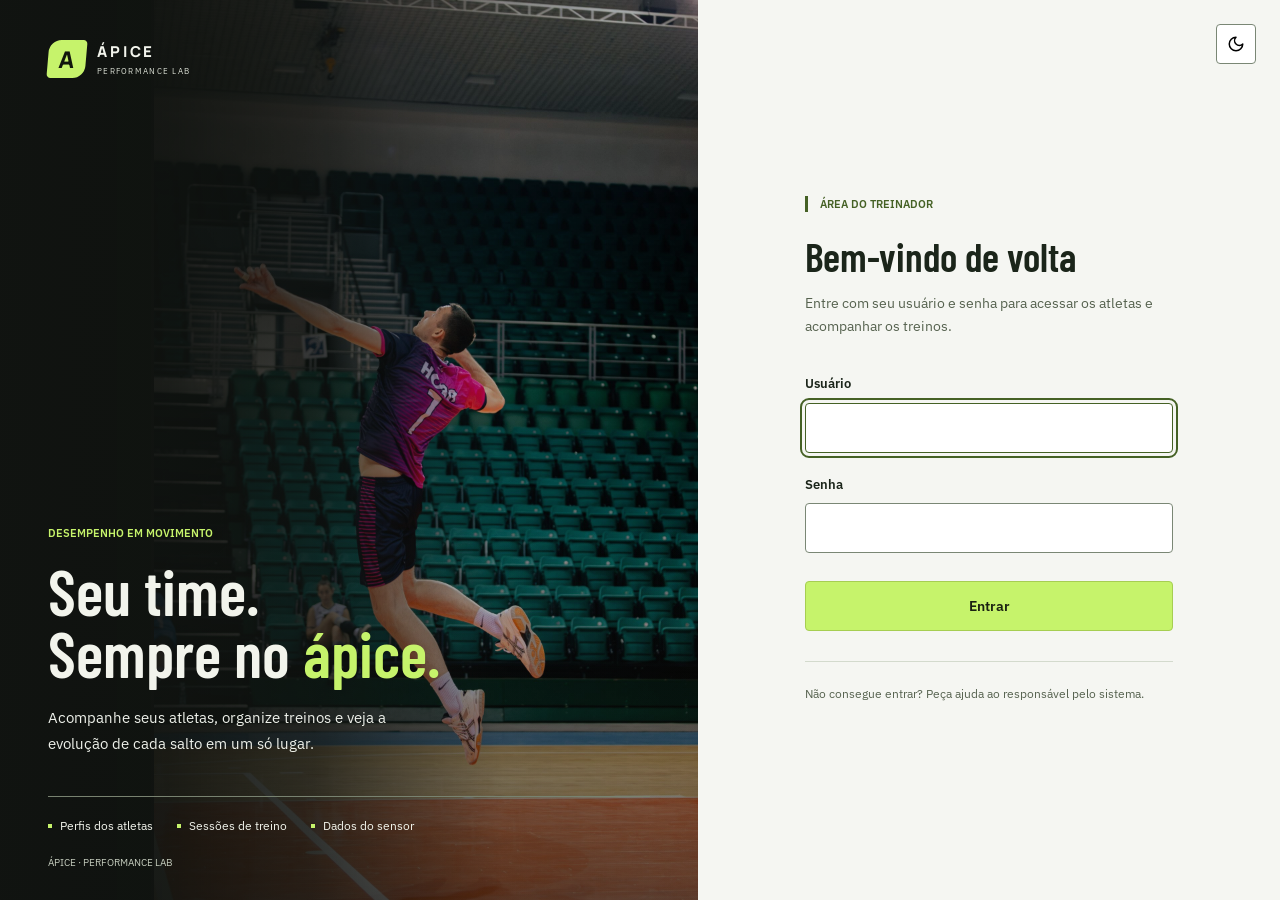
<file: front-end/index.html>
<!doctype html>
<html lang="pt-BR">
  <head>
    <meta charset="utf-8">
    <meta name="viewport" content="width=device-width, initial-scale=1">
    <meta name="theme-color" content="#101310">
    <meta name="description" content="Ápice — plataforma de acompanhamento de desempenho e captações esportivas.">
    <title>Ápice — desempenho em movimento</title>
    <link rel="preconnect" href="https://fonts.googleapis.com">
    <link rel="preconnect" href="https://fonts.gstatic.com" crossorigin>
    <link href="https://fonts.googleapis.com/css2?family=Barlow+Condensed:wght@500;600;700&family=IBM+Plex+Sans:wght@400;500;600;700&family=Manrope:wght@800&display=swap" rel="stylesheet">
    <script src="assets/js/theme.js"></script>
    <link rel="stylesheet" href="assets/css/styles.css">
    <script src="assets/js/app.js" defer></script>
  </head>
  <body data-page="inicio">
    <div class="app-shell">
      <aside class="sidebar">
        <a class="brand" href="index.html" aria-label="Ápice, página inicial">
          <span class="brand-mark" aria-hidden="true">A</span>
          <span class="brand-copy"><strong>ÁPICE</strong><small>PERFORMANCE LAB</small></span>
        </a>

        <div class="nav-caption">PLATAFORMA</div>
        <nav class="main-nav" aria-label="Navegação principal">
          <a class="nav-link active" href="index.html" data-view="inicio"><span class="nav-icon">▦</span>Visão geral</a>
          <a class="nav-link" href="pages/atletas.html" data-view="atletas"><span class="nav-icon">♙</span>Atletas<span class="nav-count" id="nav-athlete-count">0</span></a>
          <a class="nav-link" href="pages/sessoes.html" data-view="sessoes"><span class="nav-icon">◷</span>Sessões</a>
          <a class="nav-link" href="pages/captacoes.html" data-view="captacoes"><span class="nav-icon">⌁</span>Captações<span class="nav-live-dot"></span></a>
        </nav>

        <div class="sidebar-bottom">
          <div class="device-card">
            <div class="device-card-top"><span class="device-icon">⌁</span><span id="device-indicator" class="status-dot"></span></div>
            <strong>E</strong>
            <span id="device-status">Aguardando conexão</span>
            <span class="field-hint">Conexão automática ativa</span>
          </div>
          <div class="sidebar-foot"><span>ÁPICE</span><span>v1.0</span></div>
        </div>
      </aside>

      <main class="main-area">
        <header class="topbar">
          <div class="breadcrumbs"><span>ÁPICE</span><span class="crumb-separator">/</span><strong id="current-section">Visão geral</strong></div>
          <div class="topbar-actions">
            <span class="sync-label"><span class="status-dot" id="sync-dot"></span><span id="sync-text">Conectando ao Ápice</span></span>
            <button class="icon-button" data-action="refresh" aria-label="Atualizar dados" title="Atualizar dados">↻</button>
            <button class="button small ghost" data-action="logout">Sair</button>
          </div>
        </header>

        <div id="notice-region" class="notice-region" aria-live="polite"></div>
        <section id="page-content" class="page-content" aria-live="polite"></section>
      </main>
    </div>

    <dialog id="modal" class="modal">
      <form id="modal-form" method="dialog">
        <div id="modal-content"></div>
      </form>
    </dialog>
    <div id="toast-region" class="toast-region" aria-live="polite" aria-atomic="true"></div>
  </body>
</html>
</file>
<file: front-end/assets/css/styles.css>
:root {
  color-scheme: light;
  --bg: #f5f6f2;
  --panel: #ffffff;
  --panel-soft: #edf1e7;
  --panel-raised: #ffffff;
  --line: #d3dacd;
  --text: #1b251a;
  --muted: #56624f;
  --subtle: #64705d;
  --lime: #c6f36b;
  --lime-dark: #456125;
  --orange: #925025;
  --red: #a23429;
  --green: #416526;
  --control-border: #7a8775;
  --hover: #edf2e5;
  --active: #dce8cc;
  --disabled-bg: #e2e8da;
  --disabled-text: #536049;
  --disabled-border: #b9c4b0;
  --danger-bg: #fff5f2;
  --danger-hover: #ffe5df;
  --danger-border: #c58a80;
  --warning-bg: #faeee1;
  --chart-fill: #eaf3dd;
  --font-ui: "IBM Plex Sans", sans-serif;
  --font-display: "Barlow Condensed", sans-serif;
  --radius: 4px;
  --motion: 160ms ease;
  font-family: var(--font-ui);
  font-size: 14px;
  line-height: 1.5;
  font-synthesis: none;
  text-rendering: optimizeLegibility;
}

:root[data-theme="dark"] {
  color-scheme: dark;
  --bg: #101310;
  --panel: #181e18;
  --panel-soft: #20291e;
  --panel-raised: #222a20;
  --line: #394235;
  --text: #f2f4ec;
  --muted: #b4bfab;
  --subtle: #9caa92;
  --lime-dark: #c6f36b;
  --orange: #f1c39d;
  --red: #ffaca2;
  --green: #c6f36b;
  --control-border: #78856f;
  --hover: #2a3524;
  --active: #34402c;
  --disabled-bg: #293324;
  --disabled-text: #a9b6a0;
  --disabled-border: #536049;
  --danger-bg: #32211e;
  --danger-hover: #452925;
  --danger-border: #a46257;
  --warning-bg: #30261e;
  --chart-fill: #293c20;
}

* { box-sizing: border-box; }
body { margin: 0; min-width: 320px; min-height: 100vh; color: var(--text); background: var(--bg); }
:root.theme-changing *, :root.theme-changing *::before, :root.theme-changing *::after { transition: none !important; }
button, input, select, textarea { font: inherit; }
button { color: inherit; }
button:focus-visible, a:focus-visible, input:focus-visible, select:focus-visible, textarea:focus-visible { outline: 3px solid var(--lime-dark); outline-offset: 3px; }
button:disabled { color: var(--disabled-text); border-color: var(--disabled-border); background: var(--disabled-bg); cursor: wait; }
.app-shell { min-height: 100vh; }
body.is-loading { overflow: hidden; }
.loading-screen {
  position: fixed;
  inset: 0;
  z-index: 1000;
  display: grid;
  place-items: center;
  min-width: 320px;
  padding: 32px 24px;
  overflow-y: auto;
  background: radial-gradient(ellipse at 50% 42%, var(--panel-soft), transparent 65%),
    repeating-linear-gradient(90deg, transparent 0 79px, var(--line) 79px 80px), var(--bg);
  opacity: 1;
  transition: opacity 320ms ease;
}
.loading-screen.is-leaving { opacity: 0; pointer-events: none; }
.loading-screen-content { width: min(100%, 400px); margin: auto; text-align: center; animation: loading-reveal 600ms ease both; }
.loading-brand { width: 64px; height: 64px; margin: 0 auto 24px; border-radius: 20px 6px 20px 6px; font-size: 40px; box-shadow: 0 0 60px #c6f36b26; }
.loading-wordmark { display: block; padding-left: .18em; font: 800 clamp(38px, 8vw, 52px)/1.2 Manrope, sans-serif; letter-spacing: .18em; }
.loading-tagline { display: block; margin-top: 12px; color: var(--muted); font-size: 10px; font-weight: 600; letter-spacing: .23em; }
.loading-trajectory { display: block; width: min(100%, 320px); margin: 36px auto 24px; overflow: visible; fill: none; }
.loading-baseline { stroke: var(--line); stroke-width: 1; }
.loading-arc-track { stroke: var(--line); stroke-width: 2; stroke-dasharray: 3 7; }
.loading-arc { stroke: var(--lime-dark); stroke-width: 3; stroke-linecap: round; stroke-dasharray: .28 .72; animation: loading-jump 1800ms ease-in-out infinite; }
.loading-apex { fill: var(--lime-dark); transform-box: fill-box; transform-origin: center; animation: loading-apex 1800ms ease-in-out infinite; }
.loading-heading { margin: 0 0 10px; font: 600 clamp(24px, 5vw, 30px)/1.2 var(--font-display); }
.loading-caption { display: inline-flex; align-items: center; gap: 10px; color: var(--muted); font-size: 12px; }
.loading-dots { display: inline-flex; gap: 4px; }
.loading-dots i { width: 3px; height: 3px; border-radius: 50%; background: currentColor; animation: loading-dot 1200ms ease-in-out infinite; }
.loading-dots i:nth-child(2) { animation-delay: 150ms; }
.loading-dots i:nth-child(3) { animation-delay: 300ms; }
@keyframes loading-reveal { from { opacity: 0; transform: translateY(12px); } to { opacity: 1; transform: translateY(0); } }
@keyframes loading-jump { from { stroke-dashoffset: .28; } to { stroke-dashoffset: -.72; } }
@keyframes loading-apex { 0%, 100% { opacity: .35; transform: scale(.7); } 50% { opacity: 1; transform: scale(1.2); } }
@keyframes loading-dot { 0%, 80%, 100% { opacity: .3; } 40% { opacity: 1; } }
.sidebar { width: 236px; position: fixed; inset: 0 auto 0 0; z-index: 5; display: flex; flex-direction: column; padding: 32px 20px 22px; overflow-y: auto; background: #101310; color: #f2f4ec; color-scheme: dark; }
.brand { display: flex; align-items: center; gap: 11px; color: inherit; text-decoration: none; }
.brand-mark { display: grid; width: 38px; height: 38px; place-items: center; color: #11160c; background: var(--lime); border-radius: 12px 4px 12px 4px; font-family: Manrope, sans-serif; font-size: 23px; font-weight: 800; transform: skew(-5deg); }
.brand-copy { display: grid; gap: 3px; }
.brand-copy strong { font: 800 15px Manrope, sans-serif; letter-spacing: .19em; }
.brand-copy small { color: #b8c2b0; font-size: 8px; letter-spacing: .16em; }
.sidebar a:focus-visible { outline-color: var(--lime); }
.nav-caption { margin: 48px 12px 14px; color: #a8b39f; font-size: 10px; font-weight: 500; }
.main-nav { display: grid; gap: 6px; }
.nav-link { display: flex; align-items: center; gap: 12px; min-width: 0; min-height: 46px; padding: 11px 12px; color: #c6cebf; border-left: 2px solid transparent; border-radius: 0; background: transparent; text-align: left; font-size: 13px; text-decoration: none; cursor: pointer; transition: color var(--motion), background-color var(--motion); }
.nav-link:hover { color: #f2f4ec; background: #20281c; }
.nav-link.active { color: var(--lime); border-left-color: var(--lime); background: #252e1c; }
.nav-icon { width: 20px; flex: 0 0 20px; font-size: 20px; line-height: 1; text-align: center; }
.nav-count { min-width: 24px; margin-left: auto; padding: 2px 6px; color: #e2e9d9; border-radius: 3px; background: #333e2b; font-size: 11px; text-align: center; }
.nav-live-dot { width: 6px; height: 6px; margin-left: auto; border-radius: 50%; background: #9ca991; }
.nav-live-dot.live { background: var(--lime); }
.sidebar-bottom { margin-top: auto; padding-top: 48px; }
.device-card { padding: 20px 0 0; border-top: 1px solid #424b3b; }
.device-card-top { display: flex; align-items: center; justify-content: space-between; margin-bottom: 12px; }
.device-icon { display: grid; width: 30px; height: 30px; place-items: center; color: var(--lime); font-size: 24px; }
.device-card strong { display: block; font-size: 12px; font-weight: 500; }
.device-card > span { display: block; margin-top: 6px; color: #bac4b2; font-size: 11px; }
.status-dot { display: inline-block; width: 7px; height: 7px; flex: 0 0 7px; border-radius: 50%; background: #68785b; }
.status-dot.online { background: var(--green); }
.status-dot.error { background: var(--red); }
.sidebar .status-dot.online { background: var(--lime); }
.sidebar .status-dot.error { background: #f19b8f; }
.text-button { display: flex; justify-content: space-between; width: 100%; margin-top: 14px; padding: 12px 0 0; color: #d0d9c7; border: 0; border-top: 1px solid #424b3b; background: transparent; font-size: 12px; cursor: pointer; }
.text-button:hover { color: var(--lime); }
.sidebar-foot { display: flex; justify-content: space-between; margin-top: 28px; color: #a8b39f; font-size: 10px; }
.main-area { min-width: 0; min-height: 100vh; margin-left: 236px; }
.topbar { display: flex; align-items: center; justify-content: space-between; gap: 16px; min-height: 72px; padding: 14px 40px; border-bottom: 1px solid var(--line); background: var(--panel); }
.breadcrumbs { display: flex; align-items: center; gap: 12px; font-size: 13px; }
.breadcrumbs > span:first-child { color: var(--muted); font-size: 11px; }
.crumb-separator { color: var(--subtle); }
.breadcrumbs strong { font-weight: 500; }
.topbar-actions { display: flex; align-items: center; gap: 14px; }
.sync-label { display: flex; align-items: center; gap: 8px; color: var(--muted); font-size: 12px; }
.icon-button, .avatar-button { display: grid; place-items: center; border: 1px solid var(--control-border); background: transparent; cursor: pointer; transition: border-color var(--motion), background-color var(--motion); }
.icon-button { width: 40px; height: 40px; flex: 0 0 40px; border-radius: var(--radius); color: var(--text); font-size: 22px; }
.icon-button:hover { border-color: var(--lime-dark); background: var(--panel-soft); }
.theme-toggle { background: var(--panel-raised); }
.theme-icon { display: block; width: 18px; height: 18px; pointer-events: none; }
.theme-icon-sun { display: none; }
:root[data-theme="dark"] .theme-icon { filter: invert(1); }
:root[data-theme="dark"] .theme-icon-sun { display: block; }
:root[data-theme="dark"] .theme-icon-moon { display: none; }
.login-theme-toggle { position: absolute; top: 24px; right: 24px; z-index: 6; }
.avatar-button { width: 40px; height: 40px; border-radius: 50%; color: var(--lime-dark); background: var(--panel-soft); font-size: 12px; font-weight: 600; }
.page-content { max-width: 1520px; min-width: 0; margin: 0 auto; padding: 38px 40px 56px; }
.page-heading { display: flex; align-items: flex-end; justify-content: space-between; gap: 24px; margin-bottom: 32px; }
.page-heading > div:first-child { min-width: 0; }
.eyebrow { margin: 0 0 10px; color: var(--lime-dark); font-size: 11px; font-weight: 600; letter-spacing: 0; text-transform: uppercase; }
h1, h2, h3, p { margin-top: 0; }
h1 { margin-bottom: 10px; font: 600 38px/1.12 var(--font-display); letter-spacing: 0; overflow-wrap: anywhere; }
.page-description { max-width: 600px; margin-bottom: 0; color: var(--muted); font-size: 13px; line-height: 1.7; }
.heading-actions { display: flex; flex-wrap: wrap; align-items: center; justify-content: flex-end; gap: 10px; flex-shrink: 0; }
.button { display: inline-flex; align-items: center; justify-content: center; gap: 8px; min-height: 42px; padding: 9px 16px; border: 1px solid var(--control-border); border-radius: var(--radius); background: var(--panel); color: var(--text); font-size: 13px; font-weight: 500; line-height: 1.4; text-align: center; text-decoration: none; cursor: pointer; transition: border-color var(--motion), background-color var(--motion), color var(--motion); }
.button:hover { border-color: var(--lime-dark); background: var(--hover); }
.button:active { background: var(--active); }
.button.primary { border-color: var(--lime); background: var(--lime); color: #1a2112; }
.button.primary:hover { border-color: #a9d44d; background: #b9e85e; }
.button.primary:active { background: #a8d74e; }
.button.danger { color: var(--red); border-color: var(--danger-border); background: var(--danger-bg); }
.button.danger:hover { background: var(--danger-hover); }
.button.ghost { color: var(--lime-dark); background: transparent; border-color: var(--control-border); }
.button.ghost:hover { background: var(--hover); }
.button.small { min-height: 34px; padding: 6px 10px; font-size: 12px; }
.button:disabled { border-color: var(--disabled-border); color: var(--disabled-text); background: var(--disabled-bg); }
.metrics-grid { display: grid; grid-template-columns: repeat(4, minmax(0, 1fr)); gap: 0; margin-bottom: 32px; border-top: 1px solid var(--line); border-bottom: 1px solid var(--line); }
.metric-card { min-width: 0; min-height: 146px; padding: 22px; border-right: 1px solid var(--line); }
.metric-card:first-child { padding-left: 0; }
.metric-card:last-child { padding-right: 0; border-right: 0; }
.metric-top { display: flex; align-items: flex-start; justify-content: space-between; gap: 8px; color: var(--muted); font-size: 12px; }
.metric-icon { color: var(--lime-dark); font-size: 18px; line-height: 1; }
.metric-value { display: flex; flex-wrap: wrap; align-items: baseline; gap: 7px; margin-top: 12px; font: 600 36px/1.1 var(--font-display); font-variant-numeric: tabular-nums; }
.metric-value small { color: var(--muted); font: 400 12px var(--font-ui); }
.metric-note { margin-top: 7px; color: var(--muted); font-size: 11px; line-height: 1.55; }
.dashboard-grid { display: grid; grid-template-columns: minmax(0, 1.55fr) minmax(280px, 1fr); gap: 28px; }
.panel { min-width: 0; overflow: hidden; border: 0; border-radius: 0; background: var(--panel); }
.dashboard-grid > .panel:first-child { border-top: 3px solid var(--lime-dark); }
.dashboard-grid > .panel:last-child { background: var(--panel-soft); }
.panel-header { display: flex; flex-wrap: wrap; align-items: center; justify-content: space-between; gap: 12px; min-height: 74px; padding: 17px 20px; border-bottom: 1px solid var(--line); }
.panel-title { margin: 0; font: 600 15px/1.4 var(--font-ui); }
.panel-subtitle { margin: 5px 0 0; color: var(--muted); font-size: 11px; }
.panel-body { padding: 8px 20px; }
.chart-summary { display: flex; flex-wrap: wrap; align-items: baseline; gap: 8px; padding: 20px 20px 0; }
.chart-summary strong { font: 600 32px var(--font-display); font-variant-numeric: tabular-nums; }
.chart-summary span { color: var(--muted); font-size: 12px; }
.chart-wrap { height: 240px; padding: 8px 18px 20px; }
.chart-wrap svg { width: 100%; height: 100%; overflow: visible; }
.chart-gridline { stroke: var(--line); stroke-width: 1; stroke-dasharray: 3 5; }
.chart-label { fill: var(--muted); font: 11px var(--font-ui); }
.chart-line { fill: none; stroke: var(--lime-dark); stroke-width: 2.4; stroke-linecap: round; stroke-linejoin: round; }
.chart-area { fill: var(--chart-fill); }
.chart-point { fill: var(--lime); stroke: var(--lime-dark); stroke-width: 2; }
.chart-empty { display: grid; height: 100%; place-items: center; padding: 20px; color: var(--muted); font-size: 13px; line-height: 1.7; text-align: center; }
.recent-list { display: grid; }
.recent-item { display: grid; grid-template-columns: 28px minmax(0, 1fr) auto; align-items: center; gap: 10px; padding: 15px 0; border-bottom: 1px solid var(--line); }
.recent-item:last-child { border-bottom: 0; }
.recent-mark { display: grid; width: 28px; height: 28px; place-items: center; color: var(--lime-dark); font-size: 22px; }
.recent-name { overflow: hidden; font-size: 12px; font-weight: 500; text-overflow: ellipsis; white-space: nowrap; }
.recent-meta { margin-top: 4px; color: var(--muted); font-size: 11px; }
.recent-score { color: var(--lime-dark); font: 600 19px var(--font-display); white-space: nowrap; }
.section-row { display: flex; flex-wrap: wrap; align-items: center; justify-content: space-between; gap: 12px; margin: 32px 0 16px; }
.section-row h2 { margin: 0; font: 600 22px/1.2 var(--font-display); }
.section-row a, .inline-link { color: var(--lime-dark); font-size: 12px; font-weight: 500; text-decoration: none; text-underline-offset: 4px; cursor: pointer; }
.section-row a:hover, .inline-link:hover { text-decoration: underline; }
.athlete-cards { display: grid; grid-template-columns: repeat(3, minmax(0, 1fr)); gap: 16px; }
.athlete-card { display: block; min-width: 0; padding: 20px; color: inherit; border: 1px solid var(--line); border-radius: var(--radius); background: var(--panel); cursor: pointer; text-decoration: none; transition: border-color var(--motion), background-color var(--motion); }
.athlete-card:hover { border-color: var(--lime-dark); background: var(--hover); }
.athlete-card-top { display: flex; align-items: center; gap: 12px; }
.athlete-avatar { display: grid; width: 42px; height: 42px; flex: 0 0 42px; place-items: center; border-radius: 50%; color: var(--lime-dark); background: var(--panel-soft); font: 600 14px var(--font-ui); }
.athlete-name { overflow: hidden; margin: 0; font-size: 14px; font-weight: 600; text-overflow: ellipsis; white-space: nowrap; }
.athlete-meta { margin: 5px 0 0; color: var(--muted); font-size: 12px; }
.athlete-stats { display: flex; flex-wrap: wrap; justify-content: space-between; gap: 8px; margin-top: 20px; padding-top: 14px; border-top: 1px solid var(--line); color: var(--muted); font-size: 12px; }
.athlete-stats strong { color: var(--lime-dark); font-size: 12px; font-weight: 500; }
.table-tools { display: flex; flex-wrap: wrap; align-items: center; gap: 10px; }
.search-input, .select-input { min-width: 0; min-height: 42px; padding: 9px 12px; color: var(--text); border: 1px solid var(--control-border); border-radius: var(--radius); background: var(--panel-raised); font-size: 13px; }
.search-input { width: 210px; }
.select-input { max-width: 260px; }
.search-input::placeholder { color: var(--muted); opacity: 1; }
.table-wrap { overflow-x: auto; }
.table-wrap:focus-visible { outline: 3px solid var(--lime-dark); outline-offset: -3px; }
table { width: 100%; border-collapse: collapse; text-align: left; font-variant-numeric: tabular-nums; }
th { padding: 15px 18px; color: var(--muted); border-bottom: 1px solid var(--line); background: var(--panel-soft); font-size: 11px; font-weight: 600; letter-spacing: 0; text-transform: uppercase; white-space: nowrap; }
td { padding: 17px 18px; border-bottom: 1px solid var(--line); font-size: 13px; vertical-align: middle; }
tbody tr:last-child td { border-bottom: 0; }
tbody tr:hover { background: var(--hover); }
tbody tr[data-session-id], tbody tr[data-profile-athlete-id] { cursor: pointer; }
.session-row-link, .athlete-row-link { color: inherit; text-decoration: none; }
.session-row-link:hover, .athlete-row-link:hover { color: var(--lime-dark); text-decoration: underline; text-underline-offset: 3px; }
.table-name { display: flex; align-items: center; gap: 12px; min-width: 170px; }
.table-avatar { display: grid; width: 34px; height: 34px; flex: 0 0 34px; place-items: center; border-radius: 50%; color: var(--lime-dark); background: var(--panel-soft); font-size: 11px; font-weight: 600; }
.table-secondary { display: block; margin-top: 4px; color: var(--muted); font-size: 11px; }
.table-actions { display: flex; gap: 6px; }
.empty-state { display: grid; min-height: 220px; place-items: center; padding: 36px 24px; color: var(--muted); text-align: center; font-size: 13px; }
.empty-state strong { display: block; margin-bottom: 8px; color: var(--text); font: 600 24px/1.2 var(--font-display); }
.empty-state > div { max-width: 350px; line-height: 1.7; }
.capture-badge, .state-badge { display: inline-flex; align-items: center; gap: 7px; max-width: 100%; padding: 5px 8px; border-radius: 3px; color: var(--lime-dark); background: var(--panel-soft); font-size: 11px; }
.capture-badge .status-dot { width: 5px; height: 5px; flex-basis: 5px; background: var(--green); }
.profile-hero { display: flex; align-items: center; gap: 16px; padding: 24px; border-top: 1px solid var(--line); border-bottom: 1px solid var(--line); border-radius: 0; background: var(--panel-soft); }
.profile-hero .athlete-avatar { width: 60px; height: 60px; flex-basis: 60px; color: #f2f4ec; background: #344e24; font-size: 19px; }
.profile-info { flex: 1; min-width: 0; }
.profile-info h2 { margin: 0 0 6px; font: 600 28px/1.2 var(--font-display); overflow-wrap: anywhere; }
.profile-info p { margin: 0; color: var(--muted); font-size: 12px; }
.profile-facts { display: flex; gap: 28px; margin-left: auto; }
.profile-fact { display: grid; gap: 6px; }
.profile-fact span { color: var(--muted); font-size: 12px; }
.profile-fact strong { font-size: 16px; font-weight: 500; }
.profile-metrics { margin-top: 24px; }
.session-notes { margin-bottom: 24px; border-left: 3px solid var(--control-border); }
.session-notes .panel-body { padding: 18px 20px; font-size: 13px; }
.session-notes .panel-body strong { display: block; margin-bottom: 6px; font-size: 12px; }
.session-notes .panel-body p { margin: 0; color: var(--muted); line-height: 1.6; white-space: pre-wrap; }
.session-chart-panel { margin-top: 24px; border-top: 3px solid var(--lime-dark); }
.modal { width: min(540px, calc(100vw - 32px)); max-width: none; max-height: min(90svh, 800px); padding: 0; overflow: auto; color: var(--text); border: 1px solid var(--control-border); border-radius: 6px; background: var(--panel); box-shadow: 0 18px 56px #10131029; }
.modal::backdrop { background: #10131080; }
.modal form { margin: 0; }
.modal-head { display: flex; align-items: flex-start; justify-content: space-between; gap: 16px; padding: 24px; border-bottom: 1px solid var(--line); }
.modal-head h2 { margin: 0 0 7px; font: 600 28px/1.2 var(--font-display); }
.modal-head p { margin: 0; color: var(--muted); font-size: 12px; line-height: 1.6; }
.modal-close { display: grid; width: 36px; height: 36px; flex: 0 0 36px; place-items: center; color: var(--muted); border: 1px solid var(--control-border); border-radius: var(--radius); background: transparent; font-size: 22px; cursor: pointer; }
.modal-close:hover { color: var(--text); background: var(--panel-soft); }
.modal-fields { display: grid; grid-template-columns: minmax(0, 1fr) minmax(0, 1fr); gap: 20px 16px; padding: 24px; }
.field { display: grid; min-width: 0; gap: 8px; }
.field.full { grid-column: 1 / -1; }
.field label { color: var(--text); font-size: 13px; font-weight: 500; }
.field input, .field select, .field textarea { width: 100%; min-width: 0; min-height: 44px; padding: 10px 12px; color: var(--text); border: 1px solid var(--control-border); border-radius: var(--radius); background: var(--panel-raised); font-size: 14px; transition: border-color var(--motion); }
.field input:hover, .field select:hover, .field textarea:hover { border-color: var(--lime-dark); }
.field textarea { min-height: 100px; resize: vertical; }
.field-hint { color: var(--muted); font-size: 11px; line-height: 1.6; }
.modal-actions { display: flex; flex-wrap: wrap; justify-content: flex-end; gap: 10px; padding: 20px 24px; border-top: 1px solid var(--line); }
.notice-region:empty { display: none; }
.notice-region { margin: 24px 40px 0; }
.notice { display: flex; justify-content: space-between; gap: 16px; padding: 14px 16px; border-left: 3px solid var(--orange); background: var(--warning-bg); color: var(--orange); font-size: 13px; line-height: 1.7; overflow-wrap: anywhere; }
.notice button { flex: 0 0 auto; padding: 0; color: var(--orange); border: 0; background: transparent; cursor: pointer; font-size: 12px; text-decoration: underline; }
.toast-region { position: fixed; right: 24px; bottom: 24px; z-index: 20; display: grid; gap: 8px; }
.toast { max-width: min(400px, calc(100vw - 40px)); padding: 14px 18px; color: #f2f4ec; border: 1px solid #526b3f; border-radius: var(--radius); background: #263a1a; box-shadow: 0 6px 20px #1013101f; font-size: 13px; animation: toast-in 160ms ease-out; }
.toast.error { color: #fff1ee; border-color: #934d40; background: #6c2e24; }
@keyframes toast-in { from { opacity: 0; } to { opacity: 1; } }
.loading { display: flex; align-items: center; gap: 10px; min-height: 180px; justify-content: center; color: var(--muted); font-size: 13px; }
.loading::before { width: 16px; height: 16px; border: 2px solid var(--line); border-top-color: var(--lime-dark); border-radius: 50%; content: ""; animation: spin .7s linear infinite; }
@keyframes spin { to { transform: rotate(360deg); } }
.muted { color: var(--muted); }
.login-page { display: grid; min-height: 100svh; grid-template-columns: minmax(0, 1.2fr) minmax(390px, 1fr); background: var(--bg); font-family: "IBM Plex Sans", sans-serif; }
.login-story { position: relative; isolation: isolate; display: flex; min-height: 100svh; flex-direction: column; justify-content: space-between; padding: 40px 48px 30px; overflow: hidden; background: #101310; color: #f2f4ec; }
.login-photo { position: absolute; z-index: -2; inset: 0 0 0 auto; width: 78%; height: 100%; object-fit: cover; object-position: 50% 68%; }
.login-story::before { position: absolute; z-index: -1; inset: 0; background: linear-gradient(90deg, #101310f5 0%, #101310e6 24%, #101310b8 45%, #10131026 72%, #10131014 100%), linear-gradient(0deg, #10131099 0%, #10131000 42%); content: ""; }
.login-story .brand { align-self: flex-start; padding: 0; }
.login-story a:focus-visible { outline-color: var(--lime); }
.login-story .brand-copy small { color: #e0e5da; }
.login-story-copy { max-width: 480px; margin: auto 0 0; padding: 140px 0 40px; }
.login-story-copy .eyebrow { margin-bottom: 18px; color: var(--lime); font-size: 11px; }
.login-story-copy h1 { margin-bottom: 20px; font: 600 64px/.98 "Barlow Condensed", sans-serif; letter-spacing: 0; }
.login-story-copy h1 span { color: var(--lime); }
.login-story-copy > p:last-child { max-width: 350px; margin-bottom: 0; color: #edf0e9; font-size: 15px; line-height: 1.7; }
.login-story-footer { border-top: 1px solid #788270; }
.login-highlights { display: flex; flex-wrap: wrap; gap: 12px 24px; margin: 0; padding: 20px 0; list-style: none; color: #f2f4ec; font-size: 12px; }
.login-highlights li { display: flex; align-items: center; gap: 8px; }
.login-highlights li::before { width: 4px; height: 4px; flex: 0 0 4px; background: var(--lime); content: ""; }
.login-footer { margin: 0; color: #c6cebf; font-size: 10px; }
.login-panel { display: grid; min-width: 0; min-height: 100svh; place-items: center; padding: 64px 48px; color: var(--text); background: var(--bg); color-scheme: inherit; }
.login-card { width: min(100%, 368px); }
.login-card .eyebrow { margin-bottom: 22px; padding-left: 12px; border-left: 3px solid var(--lime-dark); color: var(--lime-dark); font-size: 11px; letter-spacing: 0; }
.login-card h2 { margin-bottom: 14px; font: 600 40px/1.1 "Barlow Condensed", sans-serif; letter-spacing: 0; }
.login-description { margin-bottom: 36px; color: var(--muted); font-size: 14px; line-height: 1.65; }
.login-form { display: grid; gap: 22px; }
.login-form .field { gap: 9px; }
.login-form .field label { color: var(--text); font-size: 13px; font-weight: 600; }
.login-form .field input { min-height: 50px; padding: 12px 14px; border: 1px solid var(--control-border); border-radius: 4px; color: var(--text); background: var(--panel-raised); font-size: 16px; transition: border-color 160ms ease, box-shadow 160ms ease; }
.login-form .field input:hover { border-color: var(--lime-dark); }
.login-form .field input:focus-visible { border-color: var(--lime-dark); outline: 2px solid var(--lime-dark); outline-offset: 3px; box-shadow: 0 0 0 4px var(--bg); }
.login-form .button { min-height: 50px; margin-top: 6px; border-radius: 4px; font-size: 14px; font-weight: 600; }
.login-form .button.primary { border-color: #a6ce52; color: #1a2112; background: var(--lime); }
.login-form .button.primary:hover { border-color: #8aaf40; background: #b8e55e; }
.login-form .button:focus-visible { outline-color: var(--lime-dark); }
.login-form .button:active { background: #a8d74e; transform: translateY(1px); }
.login-form .button:disabled { border-color: var(--disabled-border); color: var(--disabled-text); background: var(--disabled-bg); cursor: wait; transform: none; }
.login-message { display: none; margin-top: 20px; padding: 12px 14px; border: 1px solid var(--danger-border); border-left: 3px solid var(--red); border-radius: 4px; background: var(--danger-bg); color: var(--red); font-size: 13px; line-height: 1.6; }
.login-message.visible { display: block; }
.login-help { margin: 30px 0 0; padding-top: 22px; border-top: 1px solid var(--line); color: var(--muted); font-size: 12px; line-height: 1.65; }
@media (min-width: 1500px) {
  .login-story { padding: 48px 72px 36px; }
}
@media (max-width: 1000px) {
  .login-page { grid-template-columns: minmax(0, 1fr) minmax(360px, 1fr); }
  .login-story { padding: 32px 28px 26px; }
  .login-story-copy h1 { font-size: 52px; }
  .login-panel { padding: 48px 32px; }
  .login-highlights { gap: 12px 18px; }
}
@media (max-width: 760px) {
  .login-page { grid-template-columns: 1fr; }
  .login-theme-toggle { top: 20px; right: 20px; }
  .login-theme-toggle:focus-visible { outline-color: var(--lime); }
  .login-story { min-height: 340px; padding: 24px; }
  .login-photo { object-fit: contain; object-position: right bottom; }
  .login-story::before { background: linear-gradient(180deg, #101310b8, #101310ad 30%, #101310ed 100%); }
  .login-story-copy { margin-top: 64px; padding: 0; }
  .login-story-copy .eyebrow { margin-bottom: 12px; font-size: 10px; }
  .login-story-copy h1 { margin-bottom: 12px; font-size: 42px; }
  .login-story-copy > p:last-child { max-width: 330px; font-size: 13px; line-height: 1.6; }
  .login-story-footer { margin-top: 24px; }
  .login-highlights { gap: 10px 16px; padding: 14px 0 0; font-size: 10px; }
  .login-footer { display: none; }
  .login-panel { min-height: auto; padding: 36px 24px 40px; }
  .login-card { width: min(100%, 420px); }
  .login-card .eyebrow { margin-bottom: 18px; }
  .login-card h2 { font-size: 34px; }
  .login-description { margin-bottom: 26px; }
  .login-form { gap: 18px; }
}

@media (max-width: 1000px) {
  .sidebar { width: 204px; padding-right: 16px; padding-left: 16px; }
  .main-area { margin-left: 204px; }
  .topbar { padding-right: 24px; padding-left: 24px; }
  .page-content { padding: 32px 24px 44px; }
  .page-heading { align-items: flex-start; flex-direction: column; gap: 20px; }
  .heading-actions { justify-content: flex-start; }
  .notice-region { margin-right: 24px; margin-left: 24px; }
  .metrics-grid { grid-template-columns: repeat(2, minmax(0, 1fr)); }
  .metric-card { padding: 20px; }
  .metric-card:nth-child(2) { border-right: 0; }
  .metric-card:nth-child(3) { padding-left: 0; }
  .metric-card:nth-child(n + 3) { border-top: 1px solid var(--line); }
  .dashboard-grid { grid-template-columns: 1fr; gap: 24px; }
  .athlete-cards { grid-template-columns: repeat(2, minmax(0, 1fr)); }
}
@media (max-width: 760px) {
  .sidebar { position: static; width: auto; height: auto; padding: 20px 20px 0; overflow: visible; }
  .nav-caption, .sidebar-bottom { display: none; }
  .main-nav { display: flex; gap: 0; margin-top: 20px; }
  .nav-link { flex: 1 1 0; flex-direction: column; justify-content: center; gap: 6px; min-height: 66px; padding: 10px 2px; border-left: 0; border-bottom: 3px solid transparent; font-size: 11px; text-align: center; }
  .nav-link.active { border-bottom-color: var(--lime); background: transparent; }
  .nav-icon { width: 20px; flex-basis: auto; font-size: 20px; }
  .nav-count, .nav-live-dot { display: none; }
  .main-area { margin-left: 0; }
  .topbar { flex-wrap: wrap; min-height: 68px; padding: 14px 20px; }
  .topbar-actions { gap: 10px; }
  .sync-label { font-size: 11px; }
  .page-content { padding: 28px 20px 40px; }
  .page-heading { margin-bottom: 24px; }
  h1 { font-size: 34px; }
  .notice-region { margin: 20px 20px 0; }
  .profile-hero { align-items: flex-start; flex-wrap: wrap; }
  .profile-facts { width: 100%; margin-left: 76px; }
  .field input, .field select, .field textarea, .search-input, .select-input { font-size: 16px; }
  .button.small { min-height: 40px; }
}
@media (max-width: 480px) {
  .topbar { display: grid; grid-template-columns: minmax(0, 1fr) 40px 40px auto; gap: 4px 10px; }
  .breadcrumbs { grid-column: 1; grid-row: 1; gap: 8px; font-size: 12px; }
  .breadcrumbs > span:first-child, .crumb-separator { display: none; }
  .topbar-actions { display: contents; }
  .sync-label { grid-column: 1; grid-row: 2; }
  .topbar-actions .theme-toggle { grid-column: 2; grid-row: 1 / 3; }
  .topbar-actions .icon-button[data-action="refresh"] { grid-column: 3; grid-row: 1 / 3; }
  .topbar-actions .button { grid-column: 4; grid-row: 1 / 3; }
  .metrics-grid { margin-bottom: 24px; }
  .metric-card { min-height: 150px; padding: 18px 14px; }
  .metric-top { font-size: 11px; }
  .metric-value { font-size: 32px; }
  .metric-note { font-size: 11px; }
  .athlete-cards { grid-template-columns: 1fr; }
  .table-tools { align-items: stretch; flex-direction: column; width: 100%; }
  .search-input, .select-input { width: 100%; max-width: none; }
  .page-heading .heading-actions { width: 100%; flex-shrink: 1; }
  .heading-actions .button { flex: 1 1 auto; }
  .panel-header { padding: 16px; }
  .panel-body { padding-right: 16px; padding-left: 16px; }
  .chart-wrap { height: 210px; padding-right: 16px; padding-left: 16px; }
  .chart-summary { padding-left: 16px; }
  .profile-hero { padding: 20px; }
  .profile-info { flex-basis: calc(100% - 76px); }
  .profile-facts { gap: 28px; margin-left: 0; }
  .modal-head { padding: 20px; }
  .modal-fields { grid-template-columns: 1fr; padding: 20px; }
  .modal-actions { padding: 16px 20px; }
  .field.full { grid-column: auto; }
  .toast-region { right: 20px; bottom: 20px; }
}
@media (prefers-reduced-motion: reduce) {
  *, *::before, *::after { animation: none !important; transition: none !important; scroll-behavior: auto !important; }
}
</file>
